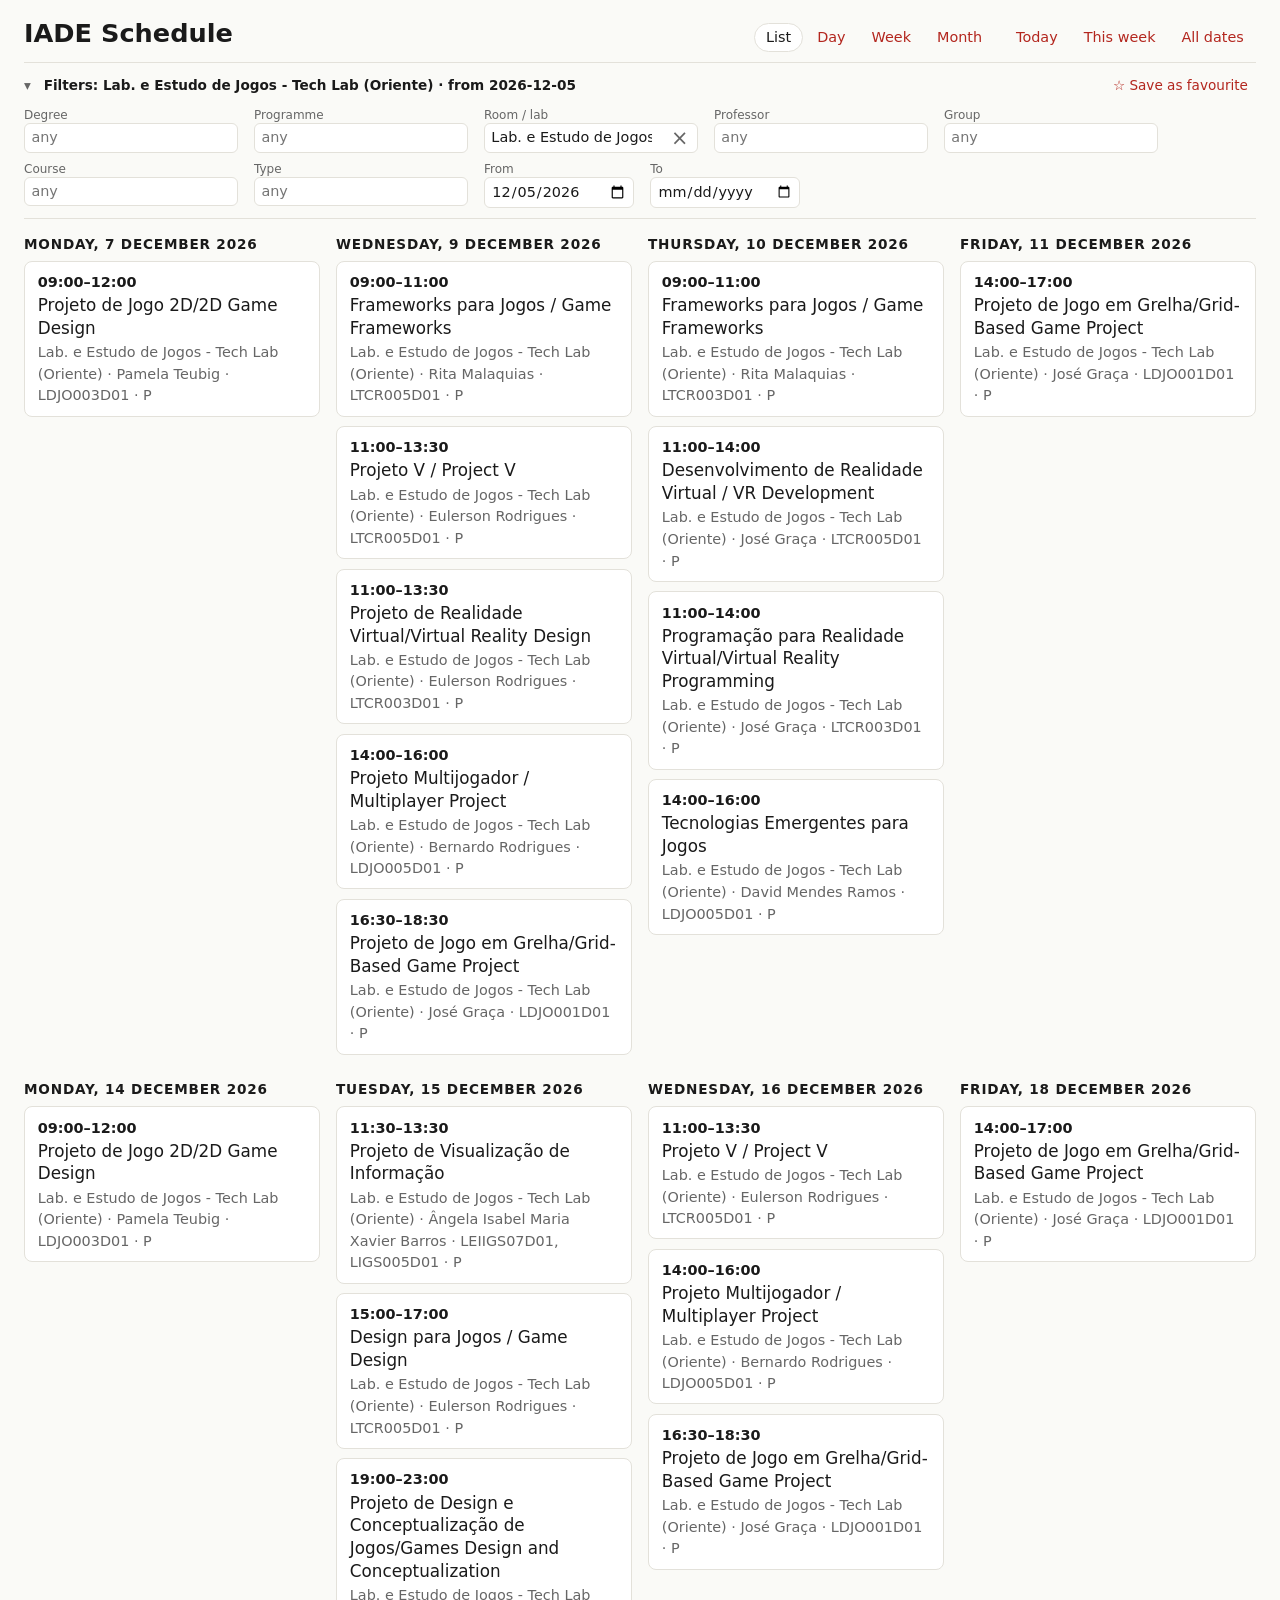
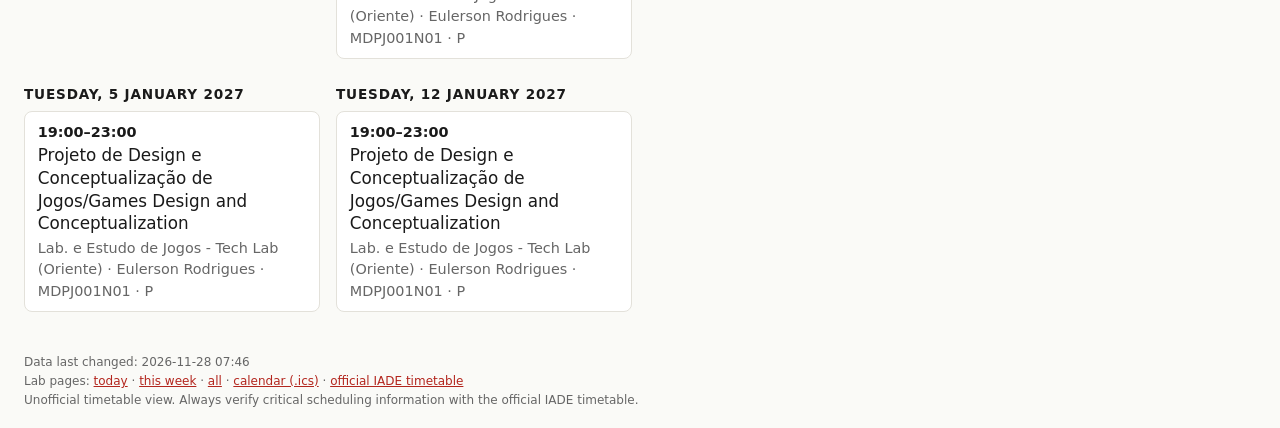
<file: docs/index.html>
<!doctype html>
<html lang="en">
<head>
<meta charset="utf-8">
<meta name="viewport" content="width=device-width, initial-scale=1">
<title>Filters · IADE Schedule</title>
<link rel="stylesheet" href="style.css">
</head>
<body>
<header>
<h1><a href="./">IADE Schedule</a></h1>
<nav><span id="views"><button type="button" data-view="list">List</button><button type="button" data-view="day">Day</button><button type="button" data-view="week">Week</button><button type="button" data-view="month">Month</button></span><span id="ranges"><button type="button" data-range="today">Today</button><button type="button" data-range="week">This week</button><button type="button" data-range="all">All dates</button></span><span id="period" hidden><button type="button" id="prev" aria-label="Previous">‹</button><button type="button" id="now">Today</button><button type="button" id="next" aria-label="Next">›</button><span id="period-label"></span></span></nav>
</header>
<details id="filters-box" open>
<summary><span id="summary-text">Filters</span><span id="favs"><span id="fav-list"></span><button type="button" id="fav-save">☆ Save as favourite</button></span></summary>
<form id="filters" data-default-room="Lab. e Estudo de Jogos - Tech Lab (Oriente)">
<label>Degree <span class="box"><input name="degree" list="degree-list" placeholder="any" autocomplete="off"><button type="button" class="clear" aria-label="Clear Degree">×</button></span></label><datalist id="degree-list"></datalist>
<label>Programme <span class="box"><input name="programme" list="programme-list" placeholder="any" autocomplete="off"><button type="button" class="clear" aria-label="Clear Programme">×</button></span></label><datalist id="programme-list"></datalist>
<label>Room / lab <span class="box"><input name="room" list="room-list" placeholder="any" autocomplete="off"><button type="button" class="clear" aria-label="Clear Room / lab">×</button></span></label><datalist id="room-list"></datalist>
<label>Professor <span class="box"><input name="teacher" list="teacher-list" placeholder="any" autocomplete="off"><button type="button" class="clear" aria-label="Clear Professor">×</button></span></label><datalist id="teacher-list"></datalist>
<label>Group <span class="box"><input name="group" list="group-list" placeholder="any" autocomplete="off"><button type="button" class="clear" aria-label="Clear Group">×</button></span></label><datalist id="group-list"></datalist>
<label>Course <span class="box"><input name="course" list="course-list" placeholder="any" autocomplete="off"><button type="button" class="clear" aria-label="Clear Course">×</button></span></label><datalist id="course-list"></datalist>
<label>Type <span class="box"><input name="type" list="type-list" placeholder="any" autocomplete="off"><button type="button" class="clear" aria-label="Clear Type">×</button></span></label><datalist id="type-list"></datalist>
<label class="date-field">From <input name="from" type="date"></label>
<label class="date-field">To <input name="to" type="date"></label>
</form>
</details>
<noscript><p class="empty">Filters need JavaScript. Use Today, This week or All instead.</p></noscript>
<script type="module" src="filter.js"></script>
<main>
<p class="empty">Loading…</p>
</main>
<footer>
<p>Data last changed: 2026-11-28 07:46</p>
<p>Lab pages: <a href="today.html">today</a> · <a href="week.html">this week</a> · <a href="all.html">all</a> · <a href="calendar/lab.ics">calendar (.ics)</a> · <a href="https://horariosturmas.europeia.pt/UE_IADE/HorariosTurmas/">official IADE timetable</a></p>
<p>Unofficial timetable view. Always verify critical scheduling information with the official IADE timetable.</p>
</footer>
</body>
</html>
</file>
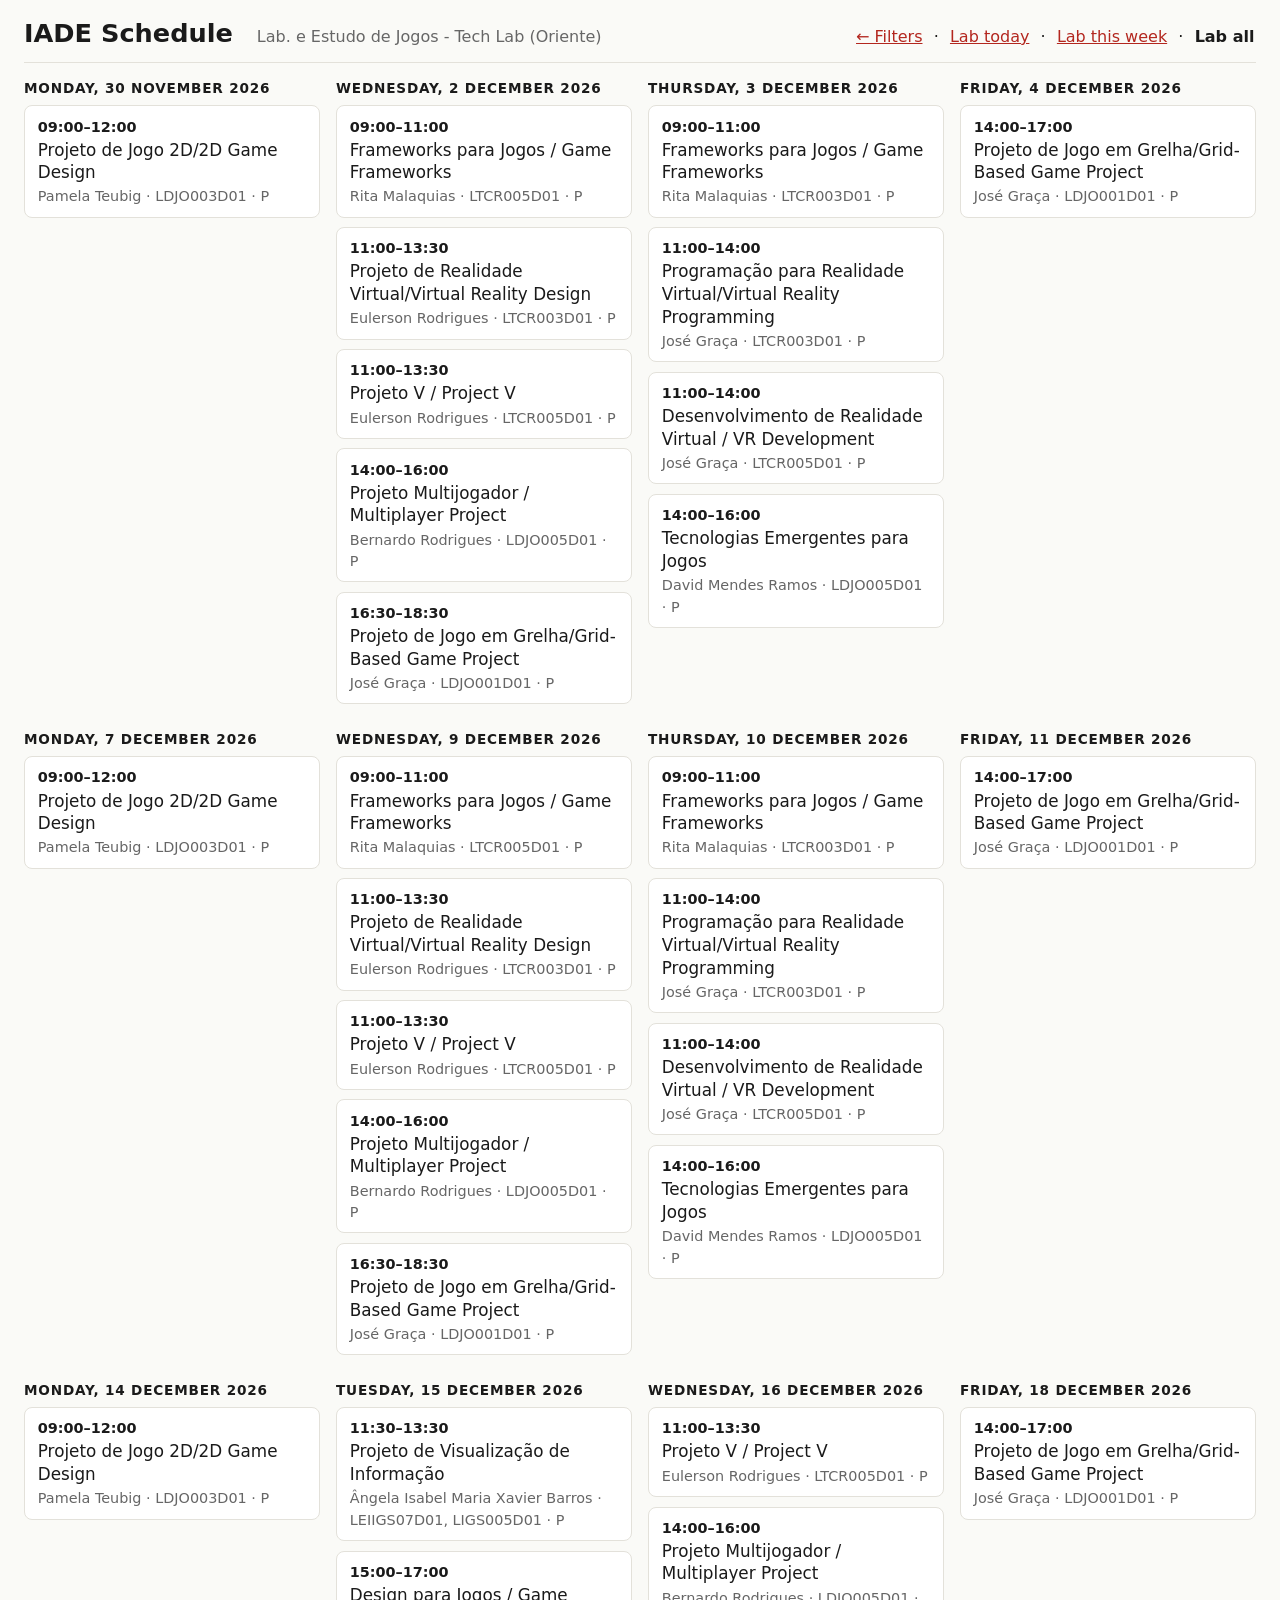
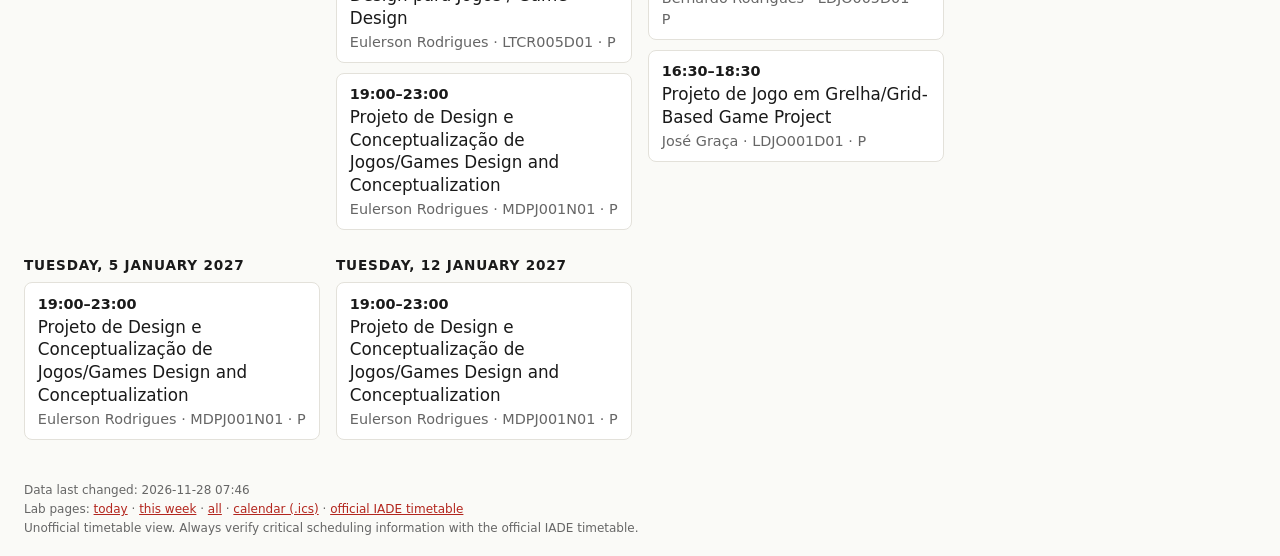
<file: docs/all.html>
<!doctype html>
<html lang="en">
<head>
<meta charset="utf-8">
<meta name="viewport" content="width=device-width, initial-scale=1">
<title>All · IADE Schedule</title>
<link rel="stylesheet" href="style.css">
</head>
<body>
<header>
<h1><a href="./">IADE Schedule</a></h1>
<p class="rooms">Lab. e Estudo de Jogos - Tech Lab (Oriente)</p>
<nav><a href="index.html">← Filters</a> · <a href="today.html">Lab today</a> · <a href="week.html">Lab this week</a> · <strong>Lab all</strong></nav>
</header>
<main>
<section><h2>Monday, 30 November 2026</h2>
<article><p class="time">09:00–12:00</p><p class="course">Projeto de Jogo 2D/2D Game Design</p><p>Pamela Teubig</p><p>LDJO003D01</p><p>P</p><p class="room">Lab. e Estudo de Jogos - Tech Lab (Oriente)</p></article>
</section>
<section><h2>Wednesday, 2 December 2026</h2>
<article><p class="time">09:00–11:00</p><p class="course">Frameworks para Jogos / Game Frameworks</p><p>Rita Malaquias</p><p>LTCR005D01</p><p>P</p><p class="room">Lab. e Estudo de Jogos - Tech Lab (Oriente)</p></article>
<article><p class="time">11:00–13:30</p><p class="course">Projeto de Realidade Virtual/Virtual Reality Design</p><p>Eulerson Rodrigues</p><p>LTCR003D01</p><p>P</p><p class="room">Lab. e Estudo de Jogos - Tech Lab (Oriente)</p></article>
<article><p class="time">11:00–13:30</p><p class="course">Projeto V / Project V</p><p>Eulerson Rodrigues</p><p>LTCR005D01</p><p>P</p><p class="room">Lab. e Estudo de Jogos - Tech Lab (Oriente)</p></article>
<article><p class="time">14:00–16:00</p><p class="course">Projeto Multijogador / Multiplayer Project</p><p>Bernardo Rodrigues</p><p>LDJO005D01</p><p>P</p><p class="room">Lab. e Estudo de Jogos - Tech Lab (Oriente)</p></article>
<article><p class="time">16:30–18:30</p><p class="course">Projeto de Jogo em Grelha/Grid-Based Game Project</p><p>José Graça</p><p>LDJO001D01</p><p>P</p><p class="room">Lab. e Estudo de Jogos - Tech Lab (Oriente)</p></article>
</section>
<section><h2>Thursday, 3 December 2026</h2>
<article><p class="time">09:00–11:00</p><p class="course">Frameworks para Jogos / Game Frameworks</p><p>Rita Malaquias</p><p>LTCR003D01</p><p>P</p><p class="room">Lab. e Estudo de Jogos - Tech Lab (Oriente)</p></article>
<article><p class="time">11:00–14:00</p><p class="course">Programação para Realidade Virtual/Virtual Reality Programming</p><p>José Graça</p><p>LTCR003D01</p><p>P</p><p class="room">Lab. e Estudo de Jogos - Tech Lab (Oriente)</p></article>
<article><p class="time">11:00–14:00</p><p class="course">Desenvolvimento de Realidade Virtual / VR Development</p><p>José Graça</p><p>LTCR005D01</p><p>P</p><p class="room">Lab. e Estudo de Jogos - Tech Lab (Oriente)</p></article>
<article><p class="time">14:00–16:00</p><p class="course">Tecnologias Emergentes para Jogos</p><p>David Mendes Ramos</p><p>LDJO005D01</p><p>P</p><p class="room">Lab. e Estudo de Jogos - Tech Lab (Oriente)</p></article>
</section>
<section><h2>Friday, 4 December 2026</h2>
<article><p class="time">14:00–17:00</p><p class="course">Projeto de Jogo em Grelha/Grid-Based Game Project</p><p>José Graça</p><p>LDJO001D01</p><p>P</p><p class="room">Lab. e Estudo de Jogos - Tech Lab (Oriente)</p></article>
</section>
<section><h2>Monday, 7 December 2026</h2>
<article><p class="time">09:00–12:00</p><p class="course">Projeto de Jogo 2D/2D Game Design</p><p>Pamela Teubig</p><p>LDJO003D01</p><p>P</p><p class="room">Lab. e Estudo de Jogos - Tech Lab (Oriente)</p></article>
</section>
<section><h2>Wednesday, 9 December 2026</h2>
<article><p class="time">09:00–11:00</p><p class="course">Frameworks para Jogos / Game Frameworks</p><p>Rita Malaquias</p><p>LTCR005D01</p><p>P</p><p class="room">Lab. e Estudo de Jogos - Tech Lab (Oriente)</p></article>
<article><p class="time">11:00–13:30</p><p class="course">Projeto de Realidade Virtual/Virtual Reality Design</p><p>Eulerson Rodrigues</p><p>LTCR003D01</p><p>P</p><p class="room">Lab. e Estudo de Jogos - Tech Lab (Oriente)</p></article>
<article><p class="time">11:00–13:30</p><p class="course">Projeto V / Project V</p><p>Eulerson Rodrigues</p><p>LTCR005D01</p><p>P</p><p class="room">Lab. e Estudo de Jogos - Tech Lab (Oriente)</p></article>
<article><p class="time">14:00–16:00</p><p class="course">Projeto Multijogador / Multiplayer Project</p><p>Bernardo Rodrigues</p><p>LDJO005D01</p><p>P</p><p class="room">Lab. e Estudo de Jogos - Tech Lab (Oriente)</p></article>
<article><p class="time">16:30–18:30</p><p class="course">Projeto de Jogo em Grelha/Grid-Based Game Project</p><p>José Graça</p><p>LDJO001D01</p><p>P</p><p class="room">Lab. e Estudo de Jogos - Tech Lab (Oriente)</p></article>
</section>
<section><h2>Thursday, 10 December 2026</h2>
<article><p class="time">09:00–11:00</p><p class="course">Frameworks para Jogos / Game Frameworks</p><p>Rita Malaquias</p><p>LTCR003D01</p><p>P</p><p class="room">Lab. e Estudo de Jogos - Tech Lab (Oriente)</p></article>
<article><p class="time">11:00–14:00</p><p class="course">Programação para Realidade Virtual/Virtual Reality Programming</p><p>José Graça</p><p>LTCR003D01</p><p>P</p><p class="room">Lab. e Estudo de Jogos - Tech Lab (Oriente)</p></article>
<article><p class="time">11:00–14:00</p><p class="course">Desenvolvimento de Realidade Virtual / VR Development</p><p>José Graça</p><p>LTCR005D01</p><p>P</p><p class="room">Lab. e Estudo de Jogos - Tech Lab (Oriente)</p></article>
<article><p class="time">14:00–16:00</p><p class="course">Tecnologias Emergentes para Jogos</p><p>David Mendes Ramos</p><p>LDJO005D01</p><p>P</p><p class="room">Lab. e Estudo de Jogos - Tech Lab (Oriente)</p></article>
</section>
<section><h2>Friday, 11 December 2026</h2>
<article><p class="time">14:00–17:00</p><p class="course">Projeto de Jogo em Grelha/Grid-Based Game Project</p><p>José Graça</p><p>LDJO001D01</p><p>P</p><p class="room">Lab. e Estudo de Jogos - Tech Lab (Oriente)</p></article>
</section>
<section><h2>Monday, 14 December 2026</h2>
<article><p class="time">09:00–12:00</p><p class="course">Projeto de Jogo 2D/2D Game Design</p><p>Pamela Teubig</p><p>LDJO003D01</p><p>P</p><p class="room">Lab. e Estudo de Jogos - Tech Lab (Oriente)</p></article>
</section>
<section><h2>Tuesday, 15 December 2026</h2>
<article><p class="time">11:30–13:30</p><p class="course">Projeto de Visualização de Informação</p><p>Ângela Isabel Maria Xavier Barros</p><p>LEIIGS07D01, LIGS005D01</p><p>P</p><p class="room">Lab. e Estudo de Jogos - Tech Lab (Oriente)</p></article>
<article><p class="time">15:00–17:00</p><p class="course">Design para Jogos / Game Design</p><p>Eulerson Rodrigues</p><p>LTCR005D01</p><p>P</p><p class="room">Lab. e Estudo de Jogos - Tech Lab (Oriente)</p></article>
<article><p class="time">19:00–23:00</p><p class="course">Projeto de Design e Conceptualização de Jogos/Games Design and Conceptualization</p><p>Eulerson Rodrigues</p><p>MDPJ001N01</p><p>P</p><p class="room">Lab. e Estudo de Jogos - Tech Lab (Oriente)</p></article>
</section>
<section><h2>Wednesday, 16 December 2026</h2>
<article><p class="time">11:00–13:30</p><p class="course">Projeto V / Project V</p><p>Eulerson Rodrigues</p><p>LTCR005D01</p><p>P</p><p class="room">Lab. e Estudo de Jogos - Tech Lab (Oriente)</p></article>
<article><p class="time">14:00–16:00</p><p class="course">Projeto Multijogador / Multiplayer Project</p><p>Bernardo Rodrigues</p><p>LDJO005D01</p><p>P</p><p class="room">Lab. e Estudo de Jogos - Tech Lab (Oriente)</p></article>
<article><p class="time">16:30–18:30</p><p class="course">Projeto de Jogo em Grelha/Grid-Based Game Project</p><p>José Graça</p><p>LDJO001D01</p><p>P</p><p class="room">Lab. e Estudo de Jogos - Tech Lab (Oriente)</p></article>
</section>
<section><h2>Friday, 18 December 2026</h2>
<article><p class="time">14:00–17:00</p><p class="course">Projeto de Jogo em Grelha/Grid-Based Game Project</p><p>José Graça</p><p>LDJO001D01</p><p>P</p><p class="room">Lab. e Estudo de Jogos - Tech Lab (Oriente)</p></article>
</section>
<section><h2>Tuesday, 5 January 2027</h2>
<article><p class="time">19:00–23:00</p><p class="course">Projeto de Design e Conceptualização de Jogos/Games Design and Conceptualization</p><p>Eulerson Rodrigues</p><p>MDPJ001N01</p><p>P</p><p class="room">Lab. e Estudo de Jogos - Tech Lab (Oriente)</p></article>
</section>
<section><h2>Tuesday, 12 January 2027</h2>
<article><p class="time">19:00–23:00</p><p class="course">Projeto de Design e Conceptualização de Jogos/Games Design and Conceptualization</p><p>Eulerson Rodrigues</p><p>MDPJ001N01</p><p>P</p><p class="room">Lab. e Estudo de Jogos - Tech Lab (Oriente)</p></article>
</section>
</main>
<footer>
<p>Data last changed: 2026-11-28 07:46</p>
<p>Lab pages: <a href="today.html">today</a> · <a href="week.html">this week</a> · <a href="all.html">all</a> · <a href="calendar/lab.ics">calendar (.ics)</a> · <a href="https://horariosturmas.europeia.pt/UE_IADE/HorariosTurmas/">official IADE timetable</a></p>
<p>Unofficial timetable view. Always verify critical scheduling information with the official IADE timetable.</p>
</footer>
</body>
</html>
</file>
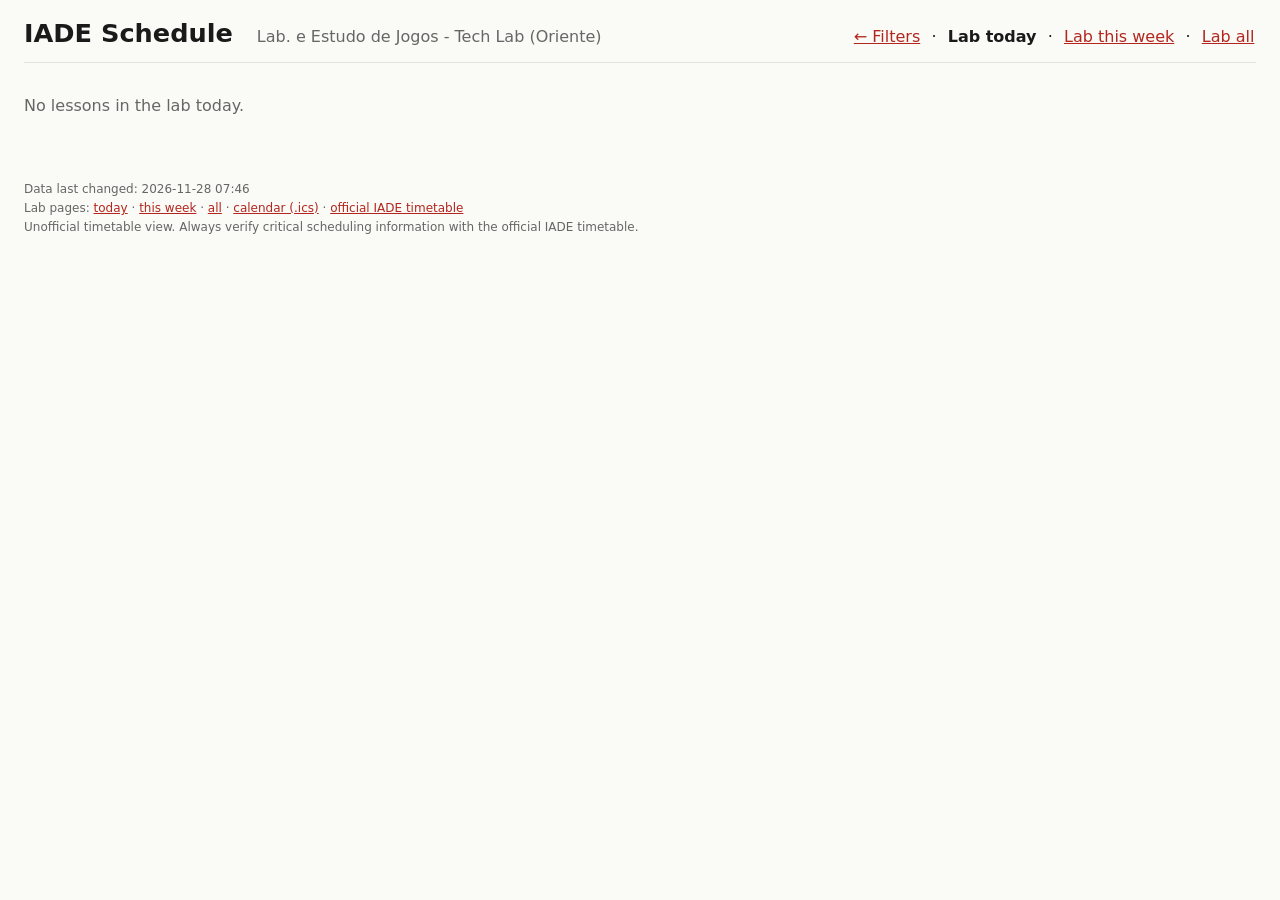
<file: docs/today.html>
<!doctype html>
<html lang="en">
<head>
<meta charset="utf-8">
<meta name="viewport" content="width=device-width, initial-scale=1">
<title>Today · IADE Schedule</title>
<link rel="stylesheet" href="style.css">
</head>
<body>
<header>
<h1><a href="./">IADE Schedule</a></h1>
<p class="rooms">Lab. e Estudo de Jogos - Tech Lab (Oriente)</p>
<nav><a href="index.html">← Filters</a> · <strong>Lab today</strong> · <a href="week.html">Lab this week</a> · <a href="all.html">Lab all</a></nav>
</header>
<main>
<p class="empty">No lessons in the lab today.</p>
</main>
<footer>
<p>Data last changed: 2026-11-28 07:46</p>
<p>Lab pages: <a href="today.html">today</a> · <a href="week.html">this week</a> · <a href="all.html">all</a> · <a href="calendar/lab.ics">calendar (.ics)</a> · <a href="https://horariosturmas.europeia.pt/UE_IADE/HorariosTurmas/">official IADE timetable</a></p>
<p>Unofficial timetable view. Always verify critical scheduling information with the official IADE timetable.</p>
</footer>
</body>
</html>
</file>
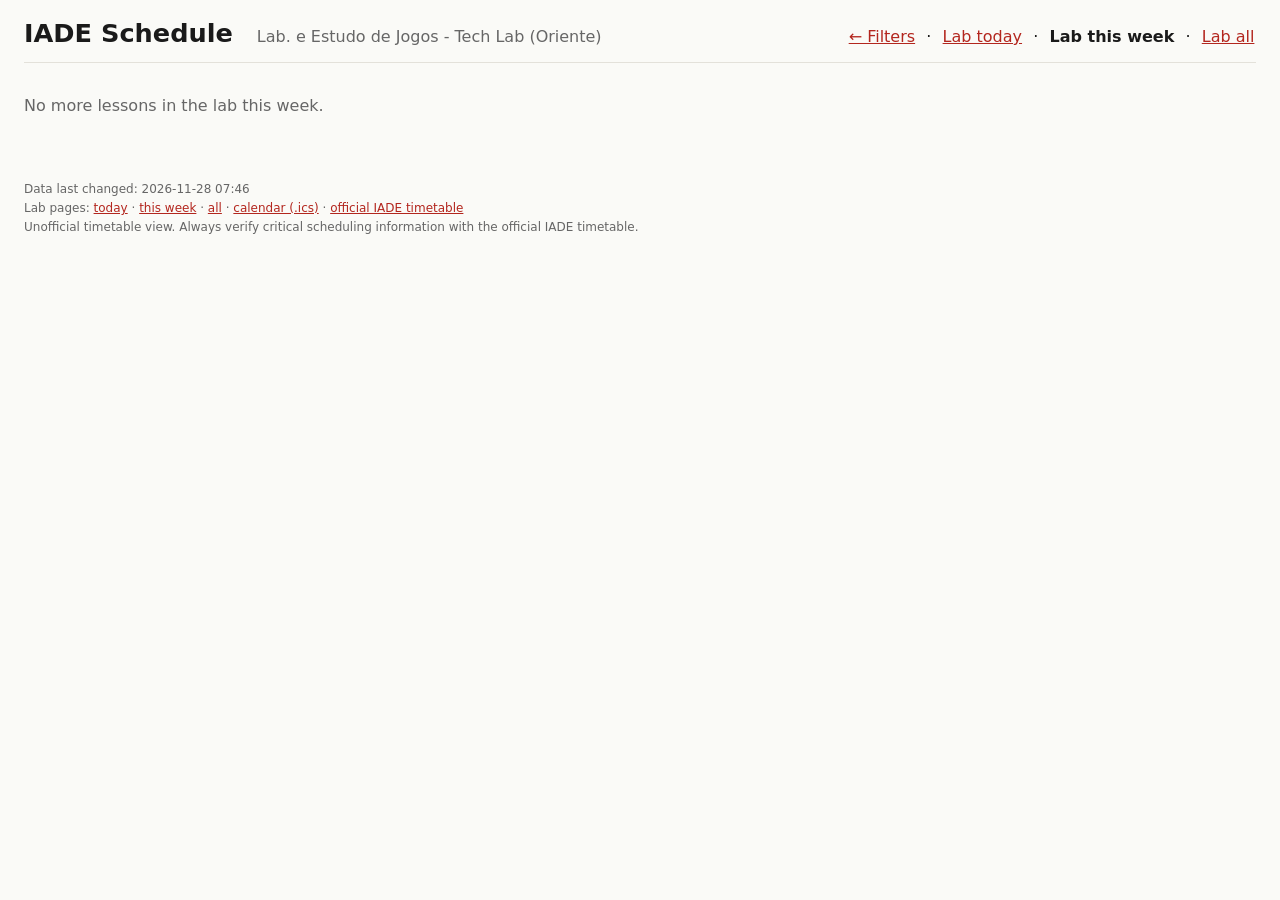
<file: docs/week.html>
<!doctype html>
<html lang="en">
<head>
<meta charset="utf-8">
<meta name="viewport" content="width=device-width, initial-scale=1">
<title>This week · IADE Schedule</title>
<link rel="stylesheet" href="style.css">
</head>
<body>
<header>
<h1><a href="./">IADE Schedule</a></h1>
<p class="rooms">Lab. e Estudo de Jogos - Tech Lab (Oriente)</p>
<nav><a href="index.html">← Filters</a> · <a href="today.html">Lab today</a> · <strong>Lab this week</strong> · <a href="all.html">Lab all</a></nav>
</header>
<main>
<p class="empty">No more lessons in the lab this week.</p>
</main>
<footer>
<p>Data last changed: 2026-11-28 07:46</p>
<p>Lab pages: <a href="today.html">today</a> · <a href="week.html">this week</a> · <a href="all.html">all</a> · <a href="calendar/lab.ics">calendar (.ics)</a> · <a href="https://horariosturmas.europeia.pt/UE_IADE/HorariosTurmas/">official IADE timetable</a></p>
<p>Unofficial timetable view. Always verify critical scheduling information with the official IADE timetable.</p>
</footer>
</body>
</html>
</file>
<file: docs/style.css>
:root { color-scheme: light dark; --fg: #1a1a1a; --muted: #666; --bg: #fafaf7; --card: #fff; --line: #e3e1da; --accent: #b3261e; --booking: #1e5cb3; }
@media (prefers-color-scheme: dark) { :root { --fg: #eee; --muted: #aaa; --bg: #161616; --card: #202020; --line: #333; --accent: #ff8a80; --booking: #82b1ff; } }
* { box-sizing: border-box; }
/* 16:9 screens: full width, type scales with viewport width, days laid out as columns */
html { font-size: clamp(16px, 1.15vw, 44px); }
body { margin: 0; padding: 1rem 1.5rem; font: 1rem/1.35 system-ui, sans-serif; color: var(--fg); background: var(--bg); }
header { display: flex; flex-wrap: wrap; align-items: baseline; gap: .25rem 1.5rem; padding-bottom: .6rem; border-bottom: 1px solid var(--line); }
h1 { margin: 0; font-size: 1.6rem; }
h1 a { color: inherit; text-decoration: none; }
.rooms, footer, article p { color: var(--muted); }
.rooms { margin: 0; }
nav { display: flex; flex-wrap: wrap; align-items: center; gap: .1rem .6rem; margin-left: auto; }
nav [data-range], nav [data-view] { font: inherit; font-size: .9rem; color: var(--accent); background: none; border: 1px solid transparent; border-radius: 999px; padding: .25rem .7rem; cursor: pointer; }
nav [data-range]:hover, nav [data-view]:hover { border-color: var(--line); }
nav [data-range].on, nav [data-view].on { color: var(--fg); background: var(--card); border-color: var(--line); }
nav a, nav strong { display: inline-block; padding: .3rem .1rem; }
a { color: var(--accent); }
main { display: grid; grid-template-columns: repeat(auto-fill, minmax(15rem, 1fr)); gap: 0 1rem; }
h2 { margin: 1rem 0 .5rem; font-size: .85rem; letter-spacing: .06em; text-transform: uppercase; }
article { margin: 0 0 .6rem; padding: .6rem .8rem; background: var(--card); border: 1px solid var(--line); border-radius: 8px; }
article p { margin: .1rem 0; font-size: .9rem; overflow-wrap: anywhere; }
article .time { color: var(--fg); font-weight: 600; font-variant-numeric: tabular-nums; }
article .course { color: var(--fg); font-size: 1.05rem; }
/* single day (Today): spread its lessons across the width */
main > section:only-child { grid-column: 1 / -1; display: grid; grid-template-columns: repeat(auto-fill, minmax(15rem, 1fr)); gap: 0 1rem; align-items: start; }
main > section:only-child h2 { grid-column: 1 / -1; }
.empty { grid-column: 1 / -1; margin: 2rem 0; color: var(--muted); }
footer { margin-top: 2rem; font-size: .75rem; }
footer p { margin: .2rem 0; }
/* compact cards so a full day fits one screen height: room is already in the header, meta on one line */
article .room { display: none; }
article p:not(.time, .course, .room) { display: inline; }
article p:not(.time, .course, .room) + p:not(.room)::before { content: " · "; }
/* filter page */
#filters { display: flex; flex-wrap: wrap; gap: .5rem 1rem; padding: 0 0 .6rem; }
#filters label { display: flex; flex-direction: column; font-size: .75rem; color: var(--muted); }
#filters input, #filters select { min-width: 12rem; max-width: 20rem; font: inherit; font-size: .9rem; padding: .25rem .4rem; color: var(--fg); background: var(--card); border: 1px solid var(--line); border-radius: 6px; }
#filters input[type=date] { min-width: 0; }
#filters .box { position: relative; display: block; }
#filters .box input { width: 100%; padding-right: 1.6rem; }
#filters .clear { position: absolute; right: .2rem; top: 50%; transform: translateY(-50%); padding: 0 .4rem; font: inherit; font-size: 1.3rem; line-height: 1.2; color: var(--muted); background: none; border: 0; cursor: pointer; }
#filters .clear:hover { color: var(--fg); }
#filters input:placeholder-shown:not(:focus) + .clear { visibility: hidden; }
#filters-box { border-bottom: 1px solid var(--line); }
#filters-box summary::-webkit-details-marker { display: none; }
#filters-box summary::before { content: "\25b8"; color: var(--muted); }
#filters-box[open] summary::before { content: "\25be"; }
#filters-box summary { list-style: none; display: flex; flex-wrap: wrap; align-items: center; gap: .3rem .8rem; padding: .5rem 0; font-size: .85rem; font-weight: 600; cursor: pointer; overflow-wrap: anywhere; }
#summary-text { margin-right: auto; }
#favs { display: flex; flex-wrap: wrap; align-items: center; gap: .4rem; font-weight: 400; }
#fav-list { display: contents; }
#favs button { font: inherit; font-size: .85rem; color: var(--fg); background: none; border: 0; padding: .3rem .5rem; cursor: pointer; }
.fav { display: inline-flex; align-items: center; background: var(--card); border: 1px solid var(--line); border-radius: 999px; }
.fav.on { border-color: var(--accent); }
.fav .fav-x { color: var(--muted); padding-left: 0; }
#fav-save { color: var(--accent) !important; }
#fav-save:disabled { color: var(--muted) !important; cursor: default; }
/* calendar views */
#views, #ranges, #period { display: inline-flex; flex-wrap: wrap; align-items: center; gap: .1rem; }
#period-label { padding-left: .5rem; font-size: .9rem; font-weight: 600; }
#period button { font: inherit; font-size: .9rem; color: var(--accent); background: none; border: 1px solid transparent; border-radius: 999px; padding: .25rem .7rem; cursor: pointer; }
#period button:hover { border-color: var(--line); }
.cal { display: block; --hour: 3rem; }
.cal-head, .cal-body { display: grid; grid-template-columns: 3.2rem repeat(var(--days), minmax(0, 1fr)); gap: 0 .25rem; }
.cal-day { padding: .3rem .4rem; font-size: .8rem; font-weight: 600; letter-spacing: .04em; text-transform: uppercase; border-bottom: 1px solid var(--line); }
.cal-day.on { color: var(--accent); }
.cal-body { height: clamp(18rem, calc(100vh - 13rem), calc(var(--rows) * var(--hour, 3rem))); }
.cal-gutter { display: grid; grid-auto-rows: 1fr; }
.cal-hour { font-size: .7rem; color: var(--muted); font-variant-numeric: tabular-nums; transform: translateY(-.35em); }
.cal-col { position: relative; border-left: 1px solid var(--line); background: repeating-linear-gradient(var(--line) 0 1px, transparent 1px calc(var(--hour, 3rem))); }
.cal-col.on { background-color: color-mix(in srgb, var(--accent) 5%, transparent); }
.ev { position: absolute; overflow: hidden; display: flex; flex-direction: column; padding: .15rem .3rem; font-size: .75rem; line-height: 1.15; background: var(--card); border: 1px solid var(--line); border-left: 3px solid var(--accent); border-radius: 5px; }
/* bookings (Google Calendar layer): blue, the palette twin of the red accent */
article.booking { border-left: 3px solid var(--booking); }
.ev.booking { border-left-color: var(--booking); background: color-mix(in srgb, var(--booking) 8%, var(--card)); }
.month-ev.booking .ev-time { color: var(--booking); }
.ev-time { font-weight: 600; font-variant-numeric: tabular-nums; }
.ev-course { overflow: hidden; }
.ev-meta { color: var(--muted); overflow: hidden; }
.month { display: grid; grid-template-columns: repeat(7, minmax(0, 1fr)); gap: .25rem; }
.month-head { padding: .3rem .2rem; font-size: .8rem; font-weight: 600; letter-spacing: .04em; text-transform: uppercase; color: var(--muted); }
.month-cell { min-height: 7rem; padding: .3rem; background: var(--card); border: 1px solid var(--line); border-radius: 6px; cursor: pointer; overflow: hidden; }
.month-cell:hover { border-color: var(--accent); }
.month-cell.other { opacity: .45; }
.month-cell.on { border-color: var(--accent); }
.month-num { font-size: .8rem; font-weight: 600; font-variant-numeric: tabular-nums; }
.month-ev { display: flex; gap: .3rem; font-size: .7rem; line-height: 1.3; white-space: nowrap; overflow: hidden; text-overflow: ellipsis; }
.month-ev .ev-course { text-overflow: ellipsis; }
.month-more { font-size: .7rem; color: var(--muted); }
[hidden] { display: none !important; }
main > .cal, main > .month { grid-column: 1 / -1; }
</file>
